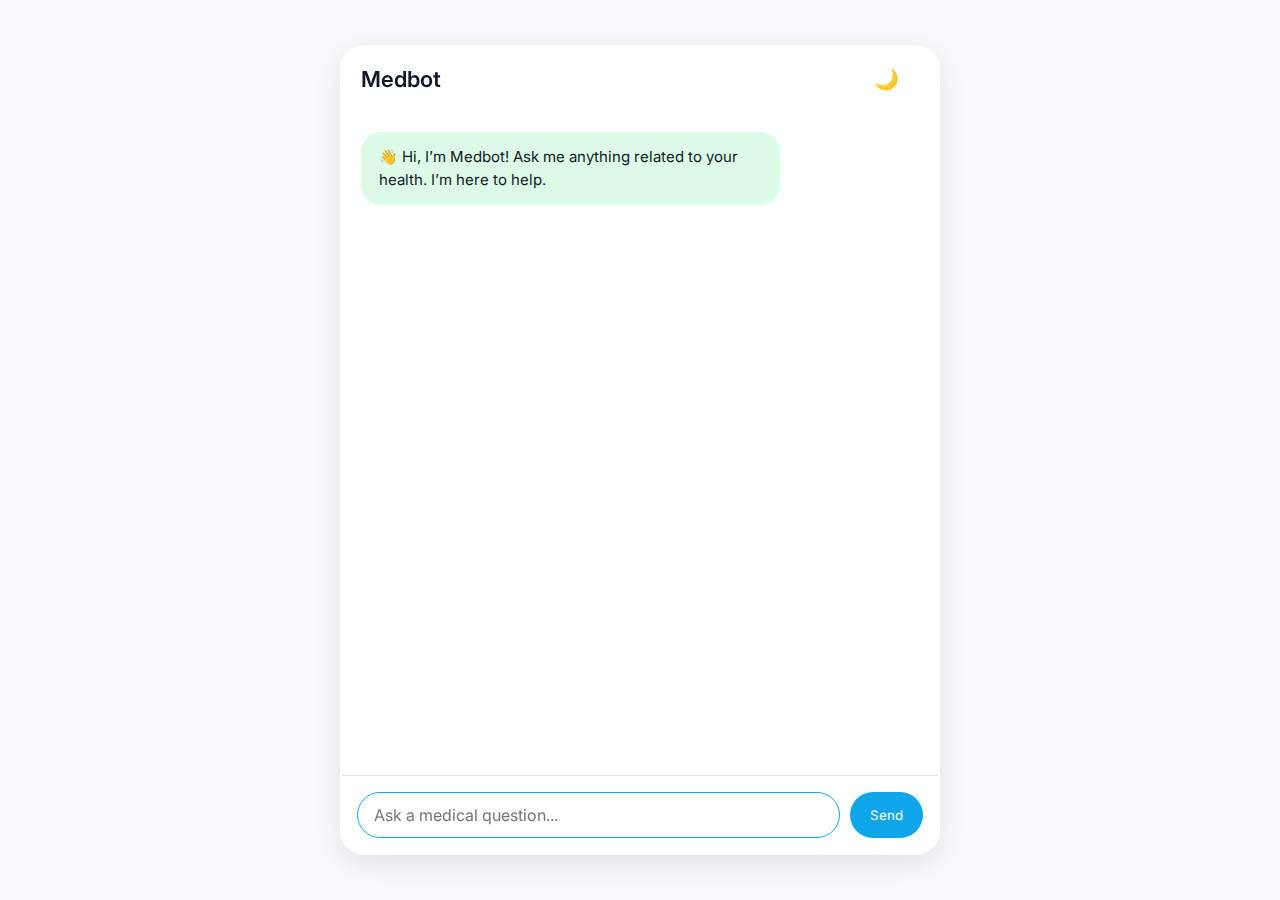
<file: templates/index.html>
<!-- Save as index.html or your main file -->
<!DOCTYPE html>
<html lang="en" data-theme="light">
<head>
  <meta charset="UTF-8" />
  <meta name="viewport" content="width=device-width, initial-scale=1.0"/>
  <title>Medbot</title>
  <link href="https://fonts.googleapis.com/css2?family=Inter:wght@400;600&display=swap" rel="stylesheet">
  <style>
    :root {
      --primary: #0ea5e9;
      --primary-hover: #0284c7;
      --bg: #f9fafb;
      --fg: #111827;
      --bubble-user: #e0f2fe;
      --bubble-bot: #dcfce7;
      --glass: rgba(255, 255, 255, 0.7);
      --shadow: rgba(0, 0, 0, 0.1);
    }

    [data-theme="dark"] {
      --primary: #3b82f6;
      --primary-hover: #2563eb;
      --bg: #1f2937;
      --fg: #f9fafb;
      --bubble-user: #1e3a8a;
      --bubble-bot: #4e4e4e;
      --glass: rgba(36, 36, 36, 0.8);
      --shadow: rgba(0, 0, 0, 0.4);
    }

    * {
      margin: 0;
      padding: 0;
      box-sizing: border-box;
      font-family: 'Inter', sans-serif;
    }

    body {
      background-color: var(--bg);
      color: var(--fg);
      display: flex;
      justify-content: center;
      align-items: center;
      height: 100vh;
    }

    .chat-container {
      display: flex;
      flex-direction: column;
      height: 90vh;
      width: 100%;
      max-width: 600px;
      background: var(--glass);
      backdrop-filter: blur(12px);
      border-radius: 24px;
      box-shadow: 0 8px 30px var(--shadow);
      overflow: hidden;
      border: 1px solid rgba(255,255,255,0.2);
    }

    .chat-header {
      padding: 20px;
      display: flex;
      justify-content: space-between;
      align-items: center;
      font-size: 22px;
      font-weight: 600;
      background-color: transparent;
    }

    .theme-toggle {
      font-size: 20px;
      background: none;
      border: none;
      cursor: pointer;
      color: var(--fg);
    }

    #chat-box {
      flex: 1;
      padding: 20px;
      overflow-y: auto;
      background-color: transparent;
      display: flex;
      flex-direction: column;
      gap: 12px;
      scroll-behavior: smooth;
    }

    .message {
      display: flex;
      flex-direction: column;
      gap: 6px;
      animation: fadeIn 0.3s ease-in;
    }

    .user-msg,
    .bot-msg {
      padding: 14px 18px;
      border-radius: 20px;
      max-width: 75%;
      line-height: 1.5;
      font-size: 15px;
    }

    .user-msg {
      background-color: var(--bubble-user);
      align-self: flex-end;
    }

    .bot-msg {
      background-color: var(--bubble-bot);
      align-self: flex-start;
    }

    #chat-form {
      display: flex;
      padding: 16px;
      border-top: 1px solid var(--shadow);
      background-color: transparent;
    }

    #msg {
      flex: 1;
      padding: 12px 16px;
      font-size: 16px;
      border-radius: 50px;
      border: 1px solid var(--primary);
      outline: none;
      background: white;
      transition: border-color 0.2s;
    }

    button {
      background-color: var(--primary);
      color: white;
      border: none;
      padding: 0 20px;
      margin-left: 10px;
      border-radius: 50px;
      cursor: pointer;
      transition: background-color 0.2s, transform 0.2s;
    }

    button:hover {
      background-color: var(--primary-hover);
      transform: translateY(-1px);
    }

    @keyframes fadeIn {
      from { opacity: 0; transform: translateY(10px); }
      to { opacity: 1; transform: translateY(0); }
    }

    @media (max-width: 600px) {
      .chat-container {
        height: 100vh;
        border-radius: 0;
      }

      #msg {
        font-size: 14px;
      }
    }
  </style>
</head>
<body>
  <div class="chat-container">
    <div class="chat-header">
      Medbot
      <button id="theme-toggle" class="theme-toggle" aria-label="Toggle theme">🌙</button>
    </div>
    <div id="chat-box">
      <div class="message bot-msg">
        👋 Hi, I’m Medbot! Ask me anything related to your health. I’m here to help.
      </div>
    </div>
    <form id="chat-form" method="POST" action="/get">
      <input type="text" id="msg" name="msg" placeholder="Ask a medical question..." autocomplete="off" required />
      <button type="submit">Send</button>
    </form>
  </div>

  <script>
    const form = document.getElementById("chat-form");
    const chatBox = document.getElementById("chat-box");
    const themeToggle = document.getElementById("theme-toggle");

    document.documentElement.setAttribute('data-theme', localStorage.getItem('theme') || 'light');
    updateThemeIcon();

    themeToggle.onclick = () => {
      const current = document.documentElement.getAttribute('data-theme');
      const next = current === 'dark' ? 'light' : 'dark';
      document.documentElement.setAttribute('data-theme', next);
      localStorage.setItem('theme', next);
      updateThemeIcon();
    };

    function updateThemeIcon() {
      themeToggle.textContent = document.documentElement.getAttribute('data-theme') === 'dark' ? '☀️' : '🌙';
    }

    form.onsubmit = async (e) => {
      e.preventDefault();
      const msgInput = document.getElementById("msg");
      const userMsg = msgInput.value.trim();
      if (!userMsg) return;

      addMessage(userMsg, "user-msg");
      msgInput.value = "";

      addMessage("Typing...", "bot-msg", true);

      try {
        const res = await fetch("/get", {
          method: "POST",
          headers: { "Content-Type": "application/x-www-form-urlencoded" },
          body: new URLSearchParams({ msg: userMsg })
        });
        const reply = await res.text();
        removeTyping();
        addMessage(reply, "bot-msg");
      } catch {
        removeTyping();
        addMessage("Sorry, something went wrong. Try again later.", "bot-msg");
      }
    };

    function addMessage(content, type, isTyping = false) {
      const msg = document.createElement("div");
      msg.className = `message ${type}`;
      msg.textContent = content;
      msg.dataset.typing = isTyping;
      chatBox.appendChild(msg);
      chatBox.scrollTop = chatBox.scrollHeight;
    }

    function removeTyping() {
      const typingMsg = chatBox.querySelector('[data-typing="true"]');
      if (typingMsg) typingMsg.remove();
    }
  </script>
</body>
</html>
</file>
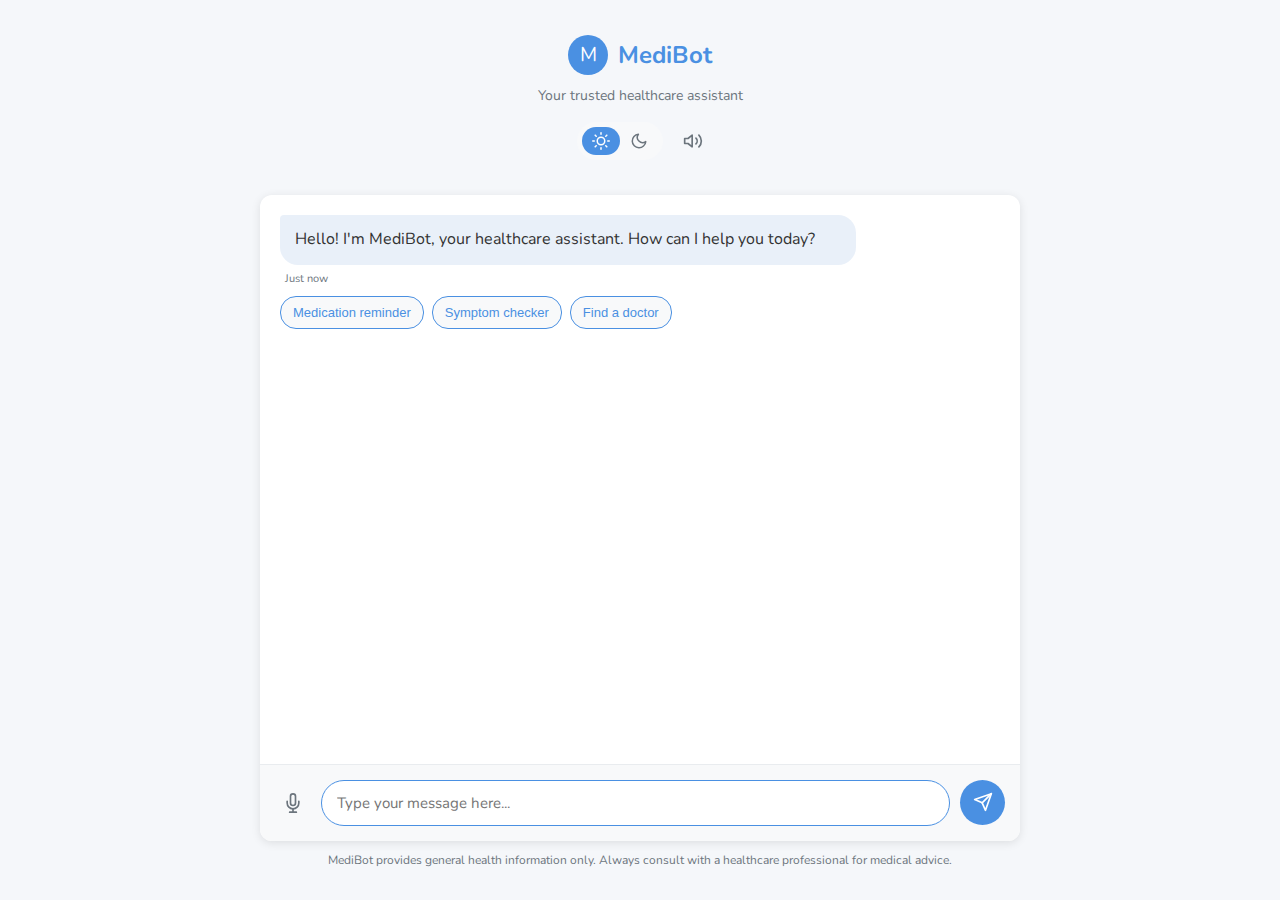
<file: templates/temp.html>
<!DOCTYPE html>
<html lang="en">
<head>
    <meta charset="UTF-8">
    <meta name="viewport" content="width=device-width, initial-scale=1.0">
    <title>MediBot - Your Healthcare Assistant</title>
    <link rel="preconnect" href="https://fonts.googleapis.com">
    <link rel="preconnect" href="https://fonts.gstatic.com" crossorigin>
    <link href="https://fonts.googleapis.com/css2?family=Nunito:wght@300;400;600;700&display=swap" rel="stylesheet">
    <style>
        /* Theme variables */
        :root {
            --bg-color: #f5f7fa;
            --container-bg: #ffffff;
            --text-color: #333333;
            --secondary-text: #6c757d;
            --primary-color: #4a90e2;
            --primary-hover: #3a7bc8;
            --input-bg: #ffffff;
            --input-border: #ced4da;
            --bot-message-bg: #e9f0f9;
            --user-message-bg: #4a90e2;
            --user-message-text: #ffffff;
            --separator: #e9ecef;
            --input-area-bg: #f8f9fa;
            --shadow-color: rgba(0, 0, 0, 0.1);
            --transition-speed: 0.3s;
        }

        .dark-theme {
            --bg-color: #1a1c23;
            --container-bg: #282a36;
            --text-color: #f8f8f2;
            --secondary-text: #a4b0be;
            --primary-color: #5c92d1;
            --primary-hover: #7eaceb;
            --input-bg: #2d303e;
            --input-border: #44475a;
            --bot-message-bg: #3a3d4f;
            --user-message-bg: #5c92d1;
            --user-message-text: #ffffff;
            --separator: #44475a;
            --input-area-bg: #2d303e;
            --shadow-color: rgba(0, 0, 0, 0.3);
        }

        /* Reset and base styles */
        * {
            margin: 0;
            padding: 0;
            box-sizing: border-box;
        }

        body {
            font-family: 'Nunito', sans-serif;
            background-color: var(--bg-color);
            color: var(--text-color);
            line-height: 1.6;
            transition: background-color var(--transition-speed), color var(--transition-speed);
        }

        /* Container styles */
        .container {
            max-width: 800px;
            margin: 0 auto;
            padding: 20px;
            height: 100vh;
            display: flex;
            flex-direction: column;
        }

        /* Header styles */
        .header {
            text-align: center;
            padding: 15px 0;
            margin-bottom: 20px;
            display: flex;
            flex-direction: column;
            align-items: center;
        }

        .logo {
            display: flex;
            align-items: center;
            justify-content: center;
            margin-bottom: 10px;
        }

        .logo-icon {
            background-color: var(--primary-color);
            color: white;
            width: 40px;
            height: 40px;
            border-radius: 50%;
            display: flex;
            align-items: center;
            justify-content: center;
            margin-right: 10px;
            font-size: 20px;
            transition: background-color var(--transition-speed);
        }

        .logo-text {
            font-size: 24px;
            font-weight: 700;
            color: var(--primary-color);
            transition: color var(--transition-speed);
        }

        .header p {
            color: var(--secondary-text);
            font-size: 14px;
            transition: color var(--transition-speed);
        }

        /* Theme toggle and controls */
        .controls {
            display: flex;
            align-items: center;
            justify-content: center;
            margin-top: 15px;
            gap: 20px;
        }

        .theme-toggle {
            display: flex;
            align-items: center;
            background-color: var(--input-area-bg);
            border-radius: 30px;
            padding: 5px;
            cursor: pointer;
            transition: background-color var(--transition-speed);
        }

        .theme-icon {
            padding: 5px 10px;
            display: flex;
            align-items: center;
            justify-content: center;
            border-radius: 20px;
            transition: background-color var(--transition-speed);
        }

        .theme-icon svg {
            width: 18px;
            height: 18px;
            color: var(--secondary-text);
            transition: color var(--transition-speed);
        }

        .theme-icon.active {
            background-color: var(--primary-color);
        }

        .theme-icon.active svg {
            color: white;
        }

        .sound-toggle {
            background: none;
            border: none;
            cursor: pointer;
            color: var(--secondary-text);
            display: flex;
            align-items: center;
            justify-content: center;
            transition: color var(--transition-speed);
        }

        .sound-toggle:hover {
            color: var(--primary-color);
        }

        .sound-toggle svg {
            width: 20px;
            height: 20px;
        }

        /* Chat container styles */
        .chat-container {
            flex: 1;
            background-color: var(--container-bg);
            border-radius: 12px;
            box-shadow: 0 2px 10px var(--shadow-color);
            display: flex;
            flex-direction: column;
            overflow: hidden;
            transition: background-color var(--transition-speed), box-shadow var(--transition-speed);
        }

        /* Chat messages area */
        .chat-messages {
            flex: 1;
            padding: 20px;
            overflow-y: auto;
            scroll-behavior: smooth;
        }

        /* Message styles */
        .message {
            margin-bottom: 15px;
            display: flex;
            flex-direction: column;
            max-width: 80%;
            animation: fadeIn 0.3s ease-in-out;
        }

        @keyframes fadeIn {
            from { opacity: 0; transform: translateY(10px); }
            to { opacity: 1; transform: translateY(0); }
        }

        .user-message {
            align-self: flex-end;
        }

        .bot-message {
            align-self: flex-start;
        }

        .message-bubble {
            padding: 12px 15px;
            border-radius: 18px;
            word-wrap: break-word;
            transition: background-color var(--transition-speed), color var(--transition-speed);
        }

        .user-message .message-bubble {
            background-color: var(--user-message-bg);
            color: var(--user-message-text);
            border-top-right-radius: 4px;
        }

        .bot-message .message-bubble {
            background-color: var(--bot-message-bg);
            color: var(--text-color);
            border-top-left-radius: 4px;
        }

        .timestamp {
            font-size: 11px;
            color: var(--secondary-text);
            margin-top: 5px;
            align-self: flex-end;
            transition: color var(--transition-speed);
        }

        .user-message .timestamp {
            margin-right: 5px;
        }

        .bot-message .timestamp {
            margin-left: 5px;
            align-self: flex-start;
        }

        /* Quick replies */
        .quick-replies {
            display: flex;
            flex-wrap: wrap;
            gap: 8px;
            margin-top: 8px;
        }

        .quick-reply {
            background-color: var(--input-area-bg);
            border: 1px solid var(--primary-color);
            color: var(--primary-color);
            border-radius: 16px;
            padding: 8px 12px;
            font-size: 13px;
            cursor: pointer;
            transition: all var(--transition-speed);
        }

        .quick-reply:hover {
            background-color: var(--primary-color);
            color: white;
        }

        /* Typing indicator */
        .typing-indicator {
            display: none;
            align-self: flex-start;
            background-color: var(--bot-message-bg);
            padding: 12px 15px;
            border-radius: 18px;
            border-top-left-radius: 4px;
            margin-bottom: 15px;
            color: var(--secondary-text);
            font-size: 14px;
            transition: background-color var(--transition-speed), color var(--transition-speed);
        }

        .typing-indicator span {
            display: inline-block;
            animation: wave 1.3s linear infinite;
        }

        .typing-indicator span:nth-child(2) {
            animation-delay: 0.2s;
        }

        .typing-indicator span:nth-child(3) {
            animation-delay: 0.4s;
        }

        @keyframes wave {
            0%, 60%, 100% { transform: translateY(0); }
            30% { transform: translateY(-5px); }
        }

        /* Input area styles */
        .chat-input-container {
            padding: 15px;
            background-color: var(--input-area-bg);
            border-top: 1px solid var(--separator);
            transition: background-color var(--transition-speed), border-color var(--transition-speed);
        }

        .chat-input-form {
            display: flex;
            gap: 10px;
        }

        .chat-input {
            flex: 1;
            padding: 12px 15px;
            border: 1px solid var(--input-border);
            border-radius: 25px;
            font-family: 'Nunito', sans-serif;
            font-size: 15px;
            outline: none;
            background-color: var(--input-bg);
            color: var(--text-color);
            transition: border-color var(--transition-speed), background-color var(--transition-speed), color var(--transition-speed);
        }

        .chat-input:focus {
            border-color: var(--primary-color);
        }

        .send-button {
            background-color: var(--primary-color);
            color: white;
            border: none;
            border-radius: 50%;
            width: 45px;
            height: 45px;
            display: flex;
            align-items: center;
            justify-content: center;
            cursor: pointer;
            transition: background-color var(--transition-speed);
        }

        .send-button:hover {
            background-color: var(--primary-hover);
        }

        .send-button:focus {
            outline: none;
            box-shadow: 0 0 0 3px rgba(74, 144, 226, 0.3);
        }

        .send-button svg {
            width: 20px;
            height: 20px;
        }

        /* Action buttons in input area */
        .action-buttons {
            display: flex;
            gap: 8px;
        }

        .action-button {
            background: none;
            border: none;
            color: var(--secondary-text);
            cursor: pointer;
            display: flex;
            align-items: center;
            justify-content: center;
            padding: 8px;
            border-radius: 50%;
            transition: background-color var(--transition-speed), color var(--transition-speed);
        }

        .action-button:hover {
            color: var(--primary-color);
            background-color: rgba(74, 144, 226, 0.1);
        }

        .action-button svg {
            width: 20px;
            height: 20px;
        }

        /* Info text at the bottom */
        .info-text {
            text-align: center;
            padding: 10px 0;
            font-size: 12px;
            color: var(--secondary-text);
            transition: color var(--transition-speed);
        }

        /* Accessibility features */
        .sr-only {
            position: absolute;
            width: 1px;
            height: 1px;
            padding: 0;
            margin: -1px;
            overflow: hidden;
            clip: rect(0, 0, 0, 0);
            white-space: nowrap;
            border-width: 0;
        }

        /* Mobile menu button for smaller screens */
        .mobile-menu-button {
            display: none;
            background: none;
            border: none;
            color: var(--primary-color);
            cursor: pointer;
            font-size: 24px;
            padding: 5px;
        }

        /* Voice recording animation */
        .voice-recording {
            display: inline-flex;
            align-items: center;
            gap: 5px;
            margin-left: 10px;
        }

        .voice-wave {
            width: 3px;
            height: 20px;
            background-color: var(--primary-color);
            border-radius: 3px;
            animation: voice-wave-animation 0.5s infinite alternate;
        }

        .voice-wave:nth-child(2) {
            animation-delay: 0.2s;
            height: 15px;
        }

        .voice-wave:nth-child(3) {
            animation-delay: 0.4s;
            height: 10px;
        }

        .voice-wave:nth-child(4) {
            animation-delay: 0.6s;
            height: 18px;
        }

        @keyframes voice-wave-animation {
            from { transform: scaleY(0.5); }
            to { transform: scaleY(1); }
        }

        /* Media queries for responsiveness */
        @media (max-width: 768px) {
            .container {
                padding: 10px;
                height: 100vh;
            }

            .message {
                max-width: 90%;
            }

            .controls {
                flex-wrap: wrap;
            }
        }

        @media (max-width: 480px) {
            .header h1 {
                font-size: 20px;
            }

            .chat-input {
                padding: 10px;
            }

            .send-button {
                width: 40px;
                height: 40px;
            }

            .mobile-menu-button {
                display: block;
            }

            .controls {
                display: none;
                width: 100%;
                margin-top: 10px;
            }

            .controls.show {
                display: flex;
                animation: slideDown 0.3s ease-in-out;
            }

            @keyframes slideDown {
                from { opacity: 0; transform: translateY(-10px); }
                to { opacity: 1; transform: translateY(0); }
            }
        }
    </style>
</head>
<body>
    <div class="container">
        <div class="header">
            <div class="logo">
                <div class="logo-icon">M</div>
                <div class="logo-text">MediBot</div>
            </div>
            <p>Your trusted healthcare assistant</p>
            
            <button class="mobile-menu-button" id="mobile-menu-button" aria-label="Open menu">
                <svg xmlns="http://www.w3.org/2000/svg" width="24" height="24" viewBox="0 0 24 24" fill="none" stroke="currentColor" stroke-width="2" stroke-linecap="round" stroke-linejoin="round">
                    <line x1="3" y1="12" x2="21" y2="12"></line>
                    <line x1="3" y1="6" x2="21" y2="6"></line>
                    <line x1="3" y1="18" x2="21" y2="18"></line>
                </svg>
            </button>
            
            <div class="controls" id="controls">
                <div class="theme-toggle" id="theme-toggle" role="radiogroup" aria-label="Theme selection">
                    <div class="theme-icon active" id="light-theme-toggle" role="radio" aria-checked="true" tabindex="0" aria-label="Light theme">
                        <svg xmlns="http://www.w3.org/2000/svg" viewBox="0 0 24 24" fill="none" stroke="currentColor" stroke-width="2" stroke-linecap="round" stroke-linejoin="round">
                            <circle cx="12" cy="12" r="5"></circle>
                            <line x1="12" y1="1" x2="12" y2="3"></line>
                            <line x1="12" y1="21" x2="12" y2="23"></line>
                            <line x1="4.22" y1="4.22" x2="5.64" y2="5.64"></line>
                            <line x1="18.36" y1="18.36" x2="19.78" y2="19.78"></line>
                            <line x1="1" y1="12" x2="3" y2="12"></line>
                            <line x1="21" y1="12" x2="23" y2="12"></line>
                            <line x1="4.22" y1="19.78" x2="5.64" y2="18.36"></line>
                            <line x1="18.36" y1="5.64" x2="19.78" y2="4.22"></line>
                        </svg>
                    </div>
                    <div class="theme-icon" id="dark-theme-toggle" role="radio" aria-checked="false" tabindex="0" aria-label="Dark theme">
                        <svg xmlns="http://www.w3.org/2000/svg" viewBox="0 0 24 24" fill="none" stroke="currentColor" stroke-width="2" stroke-linecap="round" stroke-linejoin="round">
                            <path d="M21 12.79A9 9 0 1 1 11.21 3 7 7 0 0 0 21 12.79z"></path>
                        </svg>
                    </div>
                </div>
                
                <button class="sound-toggle" id="sound-toggle" aria-label="Toggle sound">
                    <svg xmlns="http://www.w3.org/2000/svg" viewBox="0 0 24 24" fill="none" stroke="currentColor" stroke-width="2" stroke-linecap="round" stroke-linejoin="round">
                        <polygon points="11 5 6 9 2 9 2 15 6 15 11 19 11 5"></polygon>
                        <path d="M15.54 8.46a5 5 0 0 1 0 7.07"></path>
                        <path d="M19.07 4.93a10 10 0 0 1 0 14.14"></path>
                    </svg>
                </button>
            </div>
        </div>

        <div class="chat-container">
            <div class="chat-messages" id="chat-messages">
                <!-- Initial bot message -->
                <div class="message bot-message">
                    <div class="message-bubble">
                        Hello! I'm MediBot, your healthcare assistant. How can I help you today?
                    </div>
                    <div class="timestamp">Just now</div>
                    <div class="quick-replies">
                        <button class="quick-reply">Medication reminder</button>
                        <button class="quick-reply">Symptom checker</button>
                        <button class="quick-reply">Find a doctor</button>
                    </div>
                </div>
                
                <!-- Typing indicator -->
                <div class="typing-indicator" id="typing-indicator">
                    MediBot is typing<span>.</span><span>.</span><span>.</span>
                </div>
            </div>

            <div class="chat-input-container">
                <form class="chat-input-form" id="chat-form">
                    <div class="action-buttons">
                        <button type="button" class="action-button" id="voice-input-button" aria-label="Voice input">
                            <svg xmlns="http://www.w3.org/2000/svg" viewBox="0 0 24 24" fill="none" stroke="currentColor" stroke-width="2" stroke-linecap="round" stroke-linejoin="round">
                                <path d="M12 1a3 3 0 0 0-3 3v8a3 3 0 0 0 6 0V4a3 3 0 0 0-3-3z"></path>
                                <path d="M19 10v2a7 7 0 0 1-14 0v-2"></path>
                                <line x1="12" y1="19" x2="12" y2="23"></line>
                                <line x1="8" y1="23" x2="16" y2="23"></line>
                            </svg>
                        </button>
                    </div>
                    
                    <input 
                        type="text" 
                        class="chat-input" 
                        id="chat-input" 
                        placeholder="Type your message here..." 
                        aria-label="Message input"
                        autocomplete="off"
                    >
                    
                    <button type="submit" class="send-button" aria-label="Send message">
                        <svg xmlns="http://www.w3.org/2000/svg" viewBox="0 0 24 24" fill="none" stroke="currentColor" stroke-width="2" stroke-linecap="round" stroke-linejoin="round">
                            <line x1="22" y1="2" x2="11" y2="13"></line>
                            <polygon points="22 2 15 22 11 13 2 9 22 2"></polygon>
                        </svg>
                    </button>
                </form>
            </div>
        </div>

        <div class="info-text">
            MediBot provides general health information only. Always consult with a healthcare professional for medical advice.
        </div>
    </div>

    <script>
        document.addEventListener('DOMContentLoaded', function() {
            const chatForm = document.getElementById('chat-form');
            const chatInput = document.getElementById('chat-input');
            const chatMessages = document.getElementById('chat-messages');
            const typingIndicator = document.getElementById('typing-indicator');
            const lightThemeToggle = document.getElementById('light-theme-toggle');
            const darkThemeToggle = document.getElementById('dark-theme-toggle');
            const soundToggle = document.getElementById('sound-toggle');
            const mobileMenuButton = document.getElementById('mobile-menu-button');
            const controls = document.getElementById('controls');
            const voiceInputButton = document.getElementById('voice-input-button');
            
            let soundEnabled = true;
            let isListening = false;
            
            // Message notification sound
            const messageSound = new Audio('[data-uri]');
            
            // Initialize quick replies
            initQuickReplies();
            
            // Function to initialize quick replies
            function initQuickReplies() {
                const quickReplies = document.querySelectorAll('.quick-reply');
                quickReplies.forEach(button => {
                    button.addEventListener('click', function() {
                        const replyText = this.textContent;
                        
                        // Add user message
                        addMessage(replyText, true);
                        
                        // Process the message
                        processUserMessage(replyText);
                        
                        // Remove all quick replies after one is clicked
                        document.querySelectorAll('.quick-replies').forEach(el => {
                            el.remove();
                        });
                    });
                });
            }
            
            // Function to format current time
            function formatTime() {
                const now = new Date();
                let hours = now.getHours();
                let minutes = now.getMinutes();
                const ampm = hours >= 12 ? 'PM' : 'AM';
                
                hours = hours % 12;
                hours = hours ? hours : 12; // the hour '0' should be '12'
                minutes = minutes < 10 ? '0' + minutes : minutes;
                
                return hours + ':' + minutes + ' ' + ampm;
            }

            // Function to add a message to the chat
            function addMessage(message, isUser = false, quickReplies = []) {
                const messageDiv = document.createElement('div');
                messageDiv.className = `message ${isUser ? 'user-message' : 'bot-message'}`;
                messageDiv.style.opacity = '0';
                
                const messageBubble = document.createElement('div');
                messageBubble.className = 'message-bubble';
                messageBubble.textContent = message;
                
                const timestamp = document.createElement('div');
                timestamp.className = 'timestamp';
                timestamp.textContent = formatTime();
                
                messageDiv.appendChild(messageBubble);
                messageDiv.appendChild(timestamp);
                
                // Add quick replies if provided and not a user message
                if (!isUser && quickReplies.length > 0) {
                    const quickRepliesDiv = document.createElement('div');
                    quickRepliesDiv.className = 'quick-replies';
                    
                    quickReplies.forEach(reply => {
                        const button = document.createElement('button');
                        button.className = 'quick-reply';
                        button.textContent = reply;
                        button.addEventListener('click', () => {
                            // Handle quick reply click
                            addMessage(reply, true);
                            processUserMessage(reply);
                            
                            // Remove all quick replies after one is clicked
                            document.querySelectorAll('.quick-replies').forEach(el => {
                                el.remove();
                            });
                        });
                        
                        quickRepliesDiv.appendChild(button);
                    });
                    
                    messageDiv.appendChild(quickRepliesDiv);
                }
                
                // Insert before typing indicator
                chatMessages.insertBefore(messageDiv, typingIndicator);
                
                // Scroll to bottom
                chatMessages.scrollTop = chatMessages.scrollHeight;
                
                // Fade in animation
                setTimeout(() => {
                    messageDiv.style.opacity = '1';
                    
                    // Play sound for bot messages if enabled
                    if (!isUser && soundEnabled) {
                        messageSound.play().catch(e => console.log("Sound play prevented by browser policy"));
                    }
                }, 10);
            }

            // Function to show typing indicator
            function showTypingIndicator() {
                typingIndicator.style.display = 'block';
                chatMessages.scrollTop = chatMessages.scrollHeight;
            }

            // Function to hide typing indicator
            function hideTypingIndicator() {
                typingIndicator.style.display = 'none';
            }
            
            // Process user message and get response
            function processUserMessage(message) {
                // Show typing indicator
                showTypingIndicator();
                
                // Simulate API call - in a real app, this would be an actual fetch
                setTimeout(() => {
                    // Hide typing indicator
                    hideTypingIndicator();
                    
                    // Generate a response based on the message
                    let botResponse;
                    let quickReplies = [];
                    
                    // Simple response logic based on keywords
                    if (message.toLowerCase().includes('medication') || message.toLowerCase().includes('remind')) {
                        botResponse = "I can help you set up medication reminders. What medication do you need to track?";
                        quickReplies = ["Morning medication", "Evening medication", "Multiple medications"];
                    } 
                    else if (message.toLowerCase().includes('symptom') || message.toLowerCase().includes('sick') || message.toLowerCase().includes('feel')) {
                        botResponse = "I can help assess your symptoms. Please describe what you're experiencing.";
                        quickReplies = ["Headache", "Fever", "Cough", "Stomach pain"];
                    }
                    else if (message.toLowerCase().includes('doctor') || message.toLowerCase().includes('find')) {
                        botResponse = "I can help you find healthcare providers in your area. What type of doctor are you looking for?";
                        quickReplies = ["Primary care", "Specialist", "Pediatrician", "Urgent care"];
                    }
else if (message.toLowerCase().includes('health tip') || message.toLowerCase().includes('advice')) {
                        botResponse = "Here's a health tip for today: Stay hydrated by drinking at least 8 glasses of water daily. Proper hydration supports numerous bodily functions including digestion, circulation, and temperature regulation.";
                        quickReplies = ["More tips", "Nutrition advice", "Exercise tips"];
                    }
                    else if (message.toLowerCase().includes('headache')) {
                        botResponse = "Headaches can have many causes including dehydration, stress, eye strain, or lack of sleep. For occasional headaches, try resting in a dark room, applying a cold compress, and staying hydrated. If headaches are severe or persistent, please consult a healthcare provider.";
                        quickReplies = ["Other symptoms", "Prevention tips", "When to see doctor"];
                    }
                    else if (message.toLowerCase().includes('fever')) {
                        botResponse = "A fever is often a sign your body is fighting an infection. For adults, rest, stay hydrated, and take acetaminophen or ibuprofen if needed. Seek medical attention if your temperature exceeds 103°F (39.4°C) or persists for more than three days.";
                        quickReplies = ["Fever in children", "COVID symptoms", "Other symptoms"];
                    }
                    else if (message.toLowerCase().includes('cough')) {
                        botResponse = "Coughs can be caused by various factors including allergies, infections, or irritants. Stay hydrated, use a humidifier, and try honey (if over 1 year old). If your cough persists for more than 2 weeks or is accompanied by fever, shortness of breath, or blood, please seek medical attention.";
                        quickReplies = ["Dry vs. wet cough", "Home remedies", "Cough prevention"];
                    }
                    else if (message.toLowerCase().includes('stomach') || message.toLowerCase().includes('pain')) {
                        botResponse = "Stomach pain can result from indigestion, gas, or more serious conditions. Try avoiding fatty foods, eating smaller meals, and staying hydrated. If pain is severe, persistent, or accompanied by other symptoms like fever or vomiting, please consult a healthcare provider.";
                        quickReplies = ["Digestive health", "Diet recommendations", "When to worry"];
                    }
                    else if (message.toLowerCase().includes('primary care')) {
                        botResponse = "Primary care physicians provide comprehensive healthcare services. To find one in your area, check with your insurance provider for in-network doctors, read reviews online, or ask friends for recommendations. Would you like me to explain what to look for in a good primary care physician?";
                        quickReplies = ["What to look for", "First appointment tips", "Insurance questions"];
                    }
                    else if (message.toLowerCase().includes('specialist')) {
                        botResponse = "To find a specialist, start with a referral from your primary care physician. You can also check with your insurance for in-network specialists or use physician finder tools online. What type of specialist are you looking for?";
                        quickReplies = ["Cardiologist", "Dermatologist", "Neurologist", "Other"];
                    }
                    else if (message.toLowerCase().includes('morning medication')) {
                        botResponse = "I'll help you set up a morning medication reminder. What time would you like to be reminded, and what medication do you need to take?";
                        quickReplies = ["6:00 AM", "7:00 AM", "8:00 AM", "Custom time"];
                    }
                    else if (message.toLowerCase().includes('evening medication')) {
                        botResponse = "I'll help you set up an evening medication reminder. What time would you like to be reminded, and what medication do you need to take?";
                        quickReplies = ["6:00 PM", "7:00 PM", "8:00 PM", "Custom time"];
                    }
                    else if (message.toLowerCase().includes('multiple medications')) {
                        botResponse = "I can help you create a schedule for multiple medications. Let's start with your first medication - what is it called and when do you need to take it?";
                        quickReplies = ["Morning and evening", "Three times daily", "With meals"];
                    }
                    else if (message.toLowerCase().includes('exercise') || message.toLowerCase().includes('workout')) {
                        botResponse = "Regular exercise is essential for good health. The CDC recommends 150 minutes of moderate activity weekly. Start with activities you enjoy, like walking, swimming, or cycling. Would you like some workout ideas for beginners?";
                        quickReplies = ["Beginner workouts", "Home exercises", "Exercise benefits"];
                    }
                    else if (message.toLowerCase().includes('nutrition') || message.toLowerCase().includes('diet')) {
                        botResponse = "A balanced diet includes plenty of fruits, vegetables, whole grains, lean proteins, and healthy fats. Try to limit processed foods, added sugars, and excessive sodium. Would you like some tips for healthy eating habits?";
                        quickReplies = ["Healthy meal ideas", "Portion control", "Special diets"];
                    }
                    else if (message.toLowerCase().includes('sleep') || message.toLowerCase().includes('insomnia')) {
                        botResponse = "Quality sleep is crucial for health. Aim for 7-9 hours nightly. Create a relaxing bedtime routine, keep your bedroom cool and dark, and avoid screens before bed. If you struggle with persistent sleep issues, consider consulting a healthcare provider.";
                        quickReplies = ["Better sleep tips", "Sleep disorders", "Natural remedies"];
                    }
                    else if (message.toLowerCase().includes('stress') || message.toLowerCase().includes('anxiety')) {
                        botResponse = "Managing stress is important for mental and physical health. Try relaxation techniques like deep breathing, meditation, or gentle exercise. If stress is affecting your daily life, consider speaking with a mental health professional.";
                        quickReplies = ["Quick stress relief", "Meditation basics", "Find a therapist"];
                    }
                    else if (message.toLowerCase().includes('thank')) {
                        botResponse = "You're welcome! I'm here to help with any health-related questions or concerns. Is there anything else I can assist you with today?";
                        quickReplies = ["Health tips", "Find services", "Wellness check"];
                    }
                    else if (message.toLowerCase().includes('hello') || message.toLowerCase().includes('hi') || message === "hey") {
                        botResponse = "Hello! I'm MediBot, your healthcare assistant. How can I help you with your health today?";
                        quickReplies = ["Health information", "Find services", "Track health"];
                    }
                    else {
                        botResponse = "I'm here to help with health-related questions and concerns. Would you like information about symptoms, medications, finding healthcare providers, or general health tips?";
                        quickReplies = ["Symptom checker", "Medication help", "Find a doctor", "Health tips"];
                    }
                    
                    // Add bot message with response
                    addMessage(botResponse, false, quickReplies);
                }, 1500); // Simulate typing delay
            }

            // Handle form submission
            chatForm.addEventListener('submit', function(e) {
                e.preventDefault();
                
                const message = chatInput.value.trim();
                
                // Only process non-empty messages
                if (message) {
                    // Add user message
                    addMessage(message, true);
                    
                    // Clear input
                    chatInput.value = '';
                    
                    // Process the message
                    processUserMessage(message);
                }
            });

            // Toggle theme
            function toggleTheme() {
                document.body.classList.toggle('dark-theme');
                
                // Update aria states and active classes
                const isDarkTheme = document.body.classList.contains('dark-theme');
                lightThemeToggle.classList.toggle('active', !isDarkTheme);
                darkThemeToggle.classList.toggle('active', isDarkTheme);
                lightThemeToggle.setAttribute('aria-checked', !isDarkTheme);
                darkThemeToggle.setAttribute('aria-checked', isDarkTheme);
            }

            lightThemeToggle.addEventListener('click', function() {
                if (document.body.classList.contains('dark-theme')) {
                    toggleTheme();
                }
            });

            darkThemeToggle.addEventListener('click', function() {
                if (!document.body.classList.contains('dark-theme')) {
                    toggleTheme();
                }
            });

            // Toggle sound
            soundToggle.addEventListener('click', function() {
                soundEnabled = !soundEnabled;
                
                // Update icon
                if (soundEnabled) {
                    this.innerHTML = `
                        <svg xmlns="http://www.w3.org/2000/svg" viewBox="0 0 24 24" fill="none" stroke="currentColor" stroke-width="2" stroke-linecap="round" stroke-linejoin="round">
                            <polygon points="11 5 6 9 2 9 2 15 6 15 11 19 11 5"></polygon>
                            <path d="M15.54 8.46a5 5 0 0 1 0 7.07"></path>
                            <path d="M19.07 4.93a10 10 0 0 1 0 14.14"></path>
                        </svg>
                    `;
                    this.setAttribute('aria-label', 'Mute sound');
                } else {
                    this.innerHTML = `
                        <svg xmlns="http://www.w3.org/2000/svg" viewBox="0 0 24 24" fill="none" stroke="currentColor" stroke-width="2" stroke-linecap="round" stroke-linejoin="round">
                            <polygon points="11 5 6 9 2 9 2 15 6 15 11 19 11 5"></polygon>
                            <line x1="23" y1="9" x2="17" y2="15"></line>
                            <line x1="17" y1="9" x2="23" y2="15"></line>
                        </svg>
                    `;
                    this.setAttribute('aria-label', 'Enable sound');
                }
            });

            // Mobile menu toggle
            mobileMenuButton.addEventListener('click', function() {
                controls.classList.toggle('show');
            });

            // Handle voice input - simulated
            voiceInputButton.addEventListener('click', function() {
                if (!isListening) {
                    isListening = true;
                    
                    // Create voice recording animation
                    const voiceRecording = document.createElement('div');
                    voiceRecording.className = 'voice-recording';
                    voiceRecording.innerHTML = `
                        <div class="voice-wave"></div>
                        <div class="voice-wave"></div>
                        <div class="voice-wave"></div>
                        <div class="voice-wave"></div>
                    `;
                    
                    // Change button appearance
                    this.style.color = 'var(--primary-color)';
                    this.appendChild(voiceRecording);
                    
                    // Set status text
                    chatInput.placeholder = "Listening...";
                    
                    // Simulate voice recognition
                    setTimeout(() => {
                        // Sample voice input messages
                        const voiceInputs = [
                            "I have a headache",
                            "How do I find a doctor near me",
                            "Can you give me a health tip",
                            "I need help with medication reminders"
                        ];
                        
                        // Select a random voice input
                        const randomVoiceInput = voiceInputs[Math.floor(Math.random() * voiceInputs.length)];
                        
                        // Set the input value
                        chatInput.value = randomVoiceInput;
                        
                        // Stop listening
                        isListening = false;
                        
                        // Reset button appearance
                        this.style.color = '';
                        if (voiceRecording) {
                            voiceRecording.remove();
                        }
                        
                        // Reset placeholder
                        chatInput.placeholder = "Type your message here...";
                        
                        // Submit the form
                        chatForm.dispatchEvent(new Event('submit'));
                    }, 3000);
                } else {
                    // Stop listening
                    isListening = false;
                    
                    // Reset button appearance
                    this.style.color = '';
                    const voiceRecording = this.querySelector('.voice-recording');
                    if (voiceRecording) {
                        voiceRecording.remove();
                    }
                    
                    // Reset placeholder
                    chatInput.placeholder = "Type your message here...";
                }
            });

            // Focus input on load
            chatInput.focus();

            // Initialize accessibility for theme toggles
            lightThemeToggle.addEventListener('keydown', function(e) {
                if (e.key === 'Enter' || e.key === ' ') {
                    e.preventDefault();
                    if (document.body.classList.contains('dark-theme')) {
                        toggleTheme();
                    }
                }
            });

            darkThemeToggle.addEventListener('keydown', function(e) {
                if (e.key === 'Enter' || e.key === ' ') {
                    e.preventDefault();
                    if (!document.body.classList.contains('dark-theme')) {
                        toggleTheme();
                    }
                }
            });
        });
    </script>
</body>
</html>
</file>
